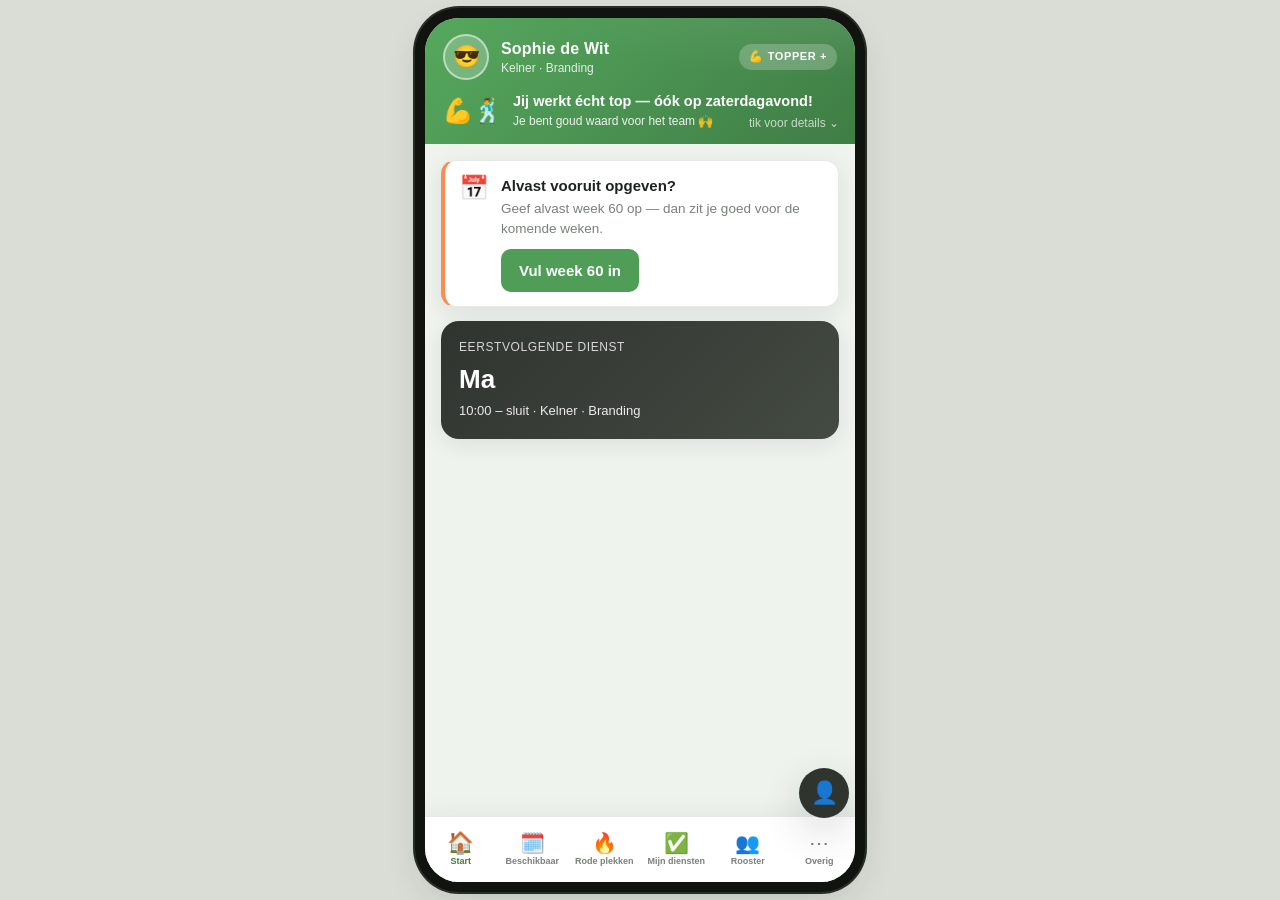
<file: index.html>
<!DOCTYPE html>
<html lang="nl">
  <head>
    <meta charset="UTF-8" />
    <meta name="viewport" content="width=device-width, initial-scale=1.0, viewport-fit=cover" />
    <meta http-equiv="Cache-Control" content="no-cache, no-store, must-revalidate" />
    <meta http-equiv="Pragma" content="no-cache" />
    <meta http-equiv="Expires" content="0" />
    <title>Branding Staff — prototype</title>
    <!-- Altijd de nieuwste versie laden (geen oude cache) -->
    <script>
      document.write('<link rel="stylesheet" href="./styles.css?t=' + Date.now() + '">');
    </script>
  </head>
  <body>
    <!-- Telefoon-frame zodat het op desktop ook als app aanvoelt -->
    <div class="phone">
      <!-- Persistente status-balk (blijft staan op elk scherm) -->
      <header id="status-bar" class="statusbar" aria-live="polite"></header>

      <!-- Inhoud van het gekozen scherm -->
      <main id="view" class="view"></main>

      <!-- Onderbalk met de 5 hoofdkeuzes (Uber-stijl) -->
      <nav id="tabbar" class="tabbar"></nav>

      <!-- Beeldvullend scherm (beschikbaarheid / rode plekken) -->
      <div id="editor" class="editor hidden"></div>
    </div>

    <!-- Demo-knop: wissel van medewerker om alle statussen te zien -->
    <button id="persona-fab" class="persona-fab" title="Wissel demo-medewerker">👤</button>

    <!-- Onderschuivend paneel (voor status-details, persona-keuze, etc.) -->
    <div id="sheet-backdrop" class="sheet-backdrop hidden">
      <div id="sheet" class="sheet" role="dialog" aria-modal="true"></div>
    </div>

    <!-- Scripts met tijdstempel zodat de browser nooit een oude versie pakt -->
    <script>
      var _t = Date.now();
      document.write('<scr' + 'ipt src="./calendar.js?t=' + _t + '"><\/scr' + 'ipt>');
      document.write('<scr' + 'ipt src="./app.js?t=' + _t + '"><\/scr' + 'ipt>');
    </script>
  </body>
</html>
</file>
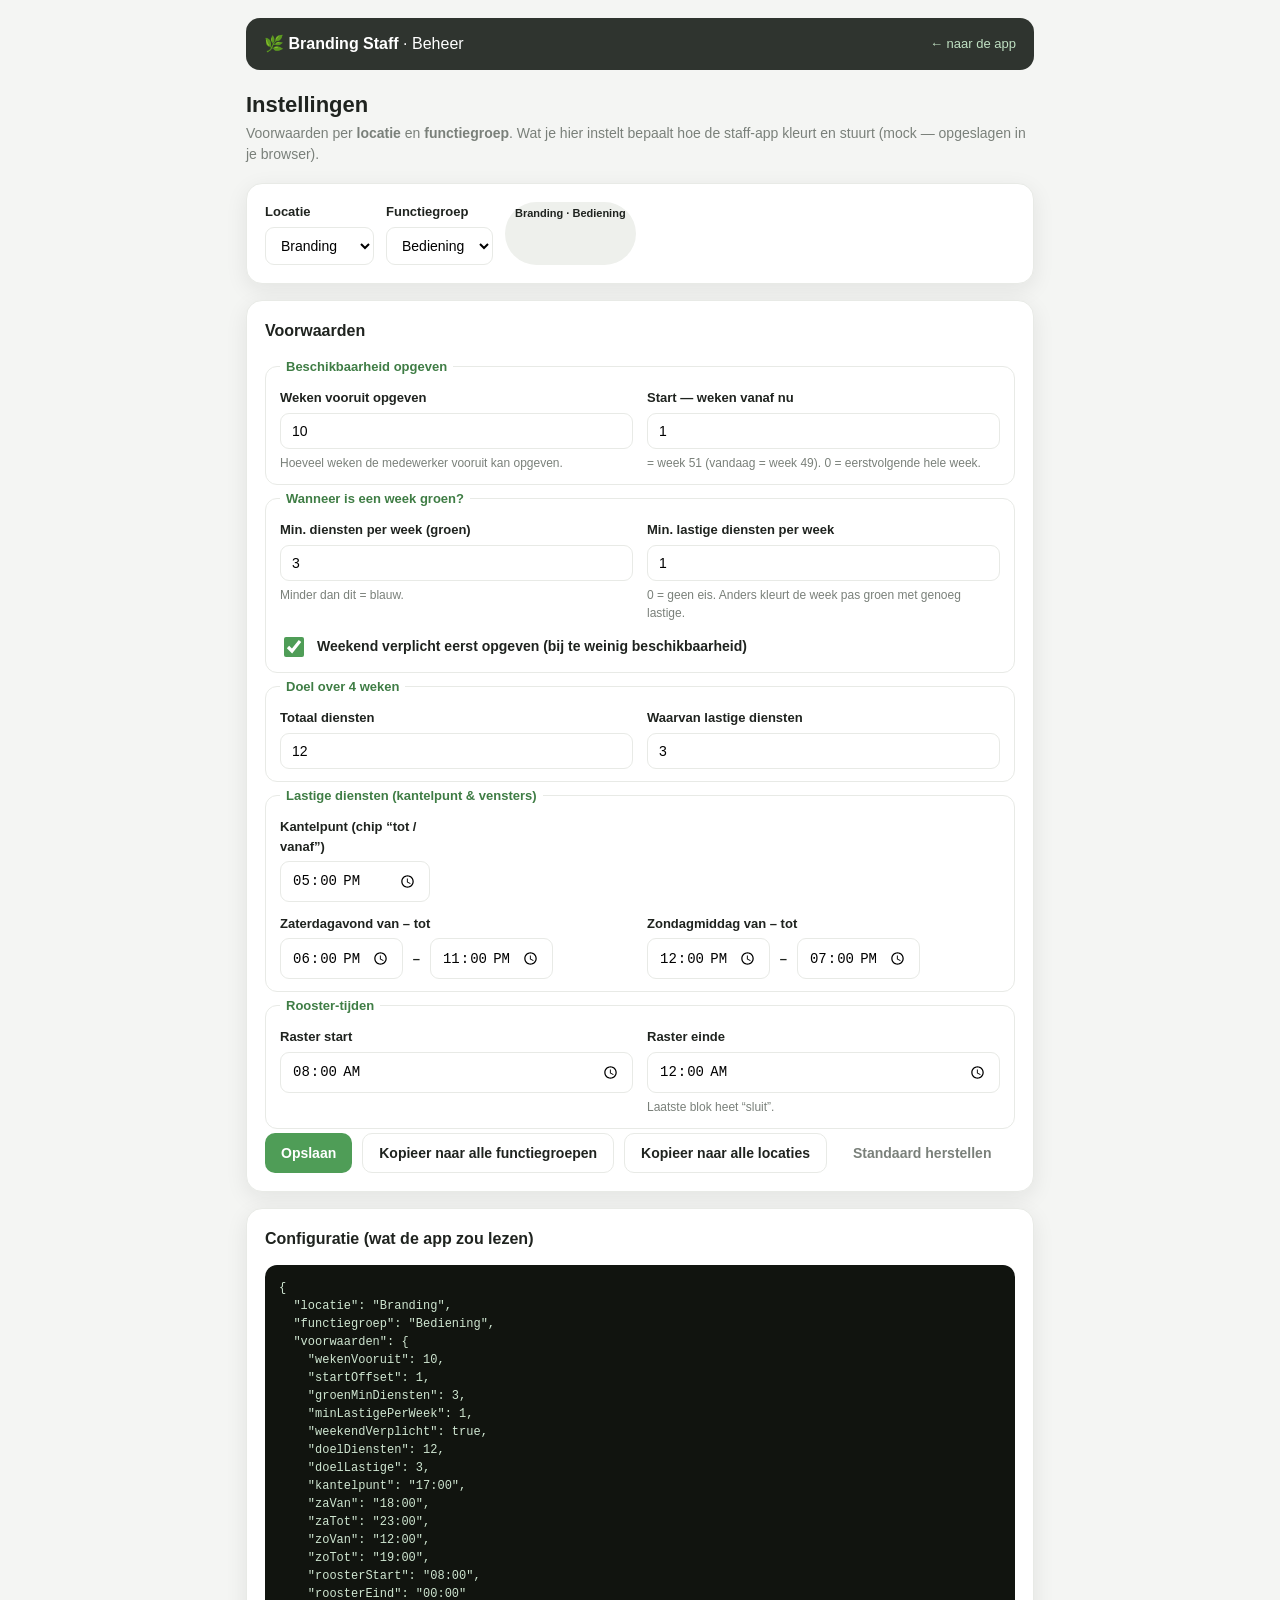
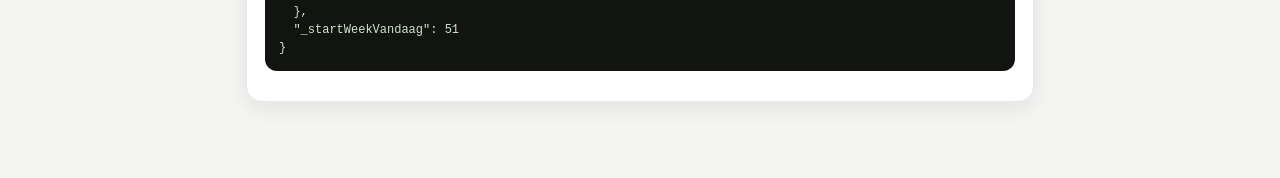
<file: beheer/index.html>
<!DOCTYPE html>
<html lang="nl">
  <head>
    <meta charset="UTF-8" />
    <meta name="viewport" content="width=device-width, initial-scale=1.0, viewport-fit=cover" />
    <meta http-equiv="Cache-Control" content="no-cache, no-store, must-revalidate" />
    <title>Branding Staff — Beheer</title>
    <style>
      :root{ --green:#4f9d57; --green-dark:#3f7d45; --blue:#4a6fa5; --amber:#e6a23c; --red:#d9534f;
        --bg:#f4f5f3; --card:#fff; --ink:#1f231f; --muted:#7a807a; --line:#e8eae6; --shadow:0 6px 22px rgba(20,30,20,.08); }
      *{box-sizing:border-box;} body{margin:0;font-family:-apple-system,"Segoe UI",Roboto,Arial,sans-serif;background:var(--bg);color:var(--ink);line-height:1.5;}
      .wrap{max-width:820px;margin:0 auto;padding:18px 16px 60px;}
      .topbar{background:#2f342f;color:#fff;border-radius:14px;padding:14px 18px;display:flex;align-items:center;justify-content:space-between;margin-bottom:18px;}
      .topbar b{font-weight:800;} .topbar a{color:#bfe0c2;font-size:13px;text-decoration:none;}
      h1{font-size:22px;margin:0 0 2px;} .lead{color:var(--muted);font-size:14px;margin:0 0 18px;}
      .card{background:var(--card);border:1px solid var(--line);border-radius:16px;padding:18px;margin-bottom:16px;box-shadow:var(--shadow);}
      .card h2{font-size:16px;margin:0 0 14px;}
      .pickrow{display:flex;gap:12px;flex-wrap:wrap;}
      .field{display:flex;flex-direction:column;gap:5px;font-size:13px;font-weight:700;}
      .field.small{max-width:150px;}
      select,input[type=number],input[type=time]{padding:9px 11px;border:1px solid var(--line);border-radius:9px;font-size:14px;font-weight:500;background:#fff;}
      .grid2{display:grid;grid-template-columns:1fr 1fr;gap:14px;}
      @media(max-width:560px){ .grid2{grid-template-columns:1fr;} }
      .row{display:flex;align-items:center;gap:10px;}
      .switch{display:flex;align-items:center;gap:10px;font-weight:700;font-size:14px;}
      .switch input{width:20px;height:20px;accent-color:var(--green);}
      .hint{font-size:12px;color:var(--muted);font-weight:400;}
      .actions{display:flex;gap:10px;flex-wrap:wrap;margin-top:4px;}
      .btn{border:none;border-radius:10px;padding:11px 16px;font-size:14px;font-weight:700;cursor:pointer;}
      .btn-primary{background:var(--green);color:#fff;} .btn-ghost{background:#fff;border:1.5px solid var(--line);color:var(--ink);}
      .btn-link{background:none;color:var(--muted);}
      .badge{font-size:11px;font-weight:800;background:#eef0ec;border-radius:999px;padding:3px 10px;}
      pre{background:#11140f;color:#cfe6d1;border-radius:12px;padding:14px;font-size:12px;overflow:auto;}
      .toast{position:fixed;left:50%;bottom:22px;transform:translateX(-50%);background:#2f342f;color:#fff;padding:11px 18px;border-radius:999px;font-weight:700;font-size:14px;box-shadow:var(--shadow);}
      .hidden{display:none;}
      .sub{font-size:12px;color:var(--muted);font-weight:400;margin-top:2px;}
      fieldset{border:1px solid var(--line);border-radius:12px;padding:12px 14px;margin:0 0 4px;}
      legend{font-size:13px;font-weight:800;padding:0 6px;color:var(--green-dark);}
    </style>
  </head>
  <body>
    <div class="wrap">
      <div class="topbar">
        <span><b>🌿 Branding Staff</b> · Beheer</span>
        <a href="../">← naar de app</a>
      </div>

      <h1>Instellingen</h1>
      <p class="lead">Voorwaarden per <b>locatie</b> en <b>functiegroep</b>. Wat je hier instelt bepaalt hoe de staff-app kleurt en stuurt (mock — opgeslagen in je browser).</p>

      <div class="card">
        <div class="pickrow">
          <label class="field">Locatie
            <select id="loc"></select>
          </label>
          <label class="field">Functiegroep
            <select id="grp"></select>
          </label>
          <span class="badge" id="scope"></span>
        </div>
      </div>

      <form id="form" class="card">
        <h2>Voorwaarden</h2>

        <fieldset>
          <legend>Beschikbaarheid opgeven</legend>
          <div class="grid2">
            <label class="field">Weken vooruit opgeven
              <input type="number" id="wekenVooruit" min="1" max="26" />
              <span class="hint">Hoeveel weken de medewerker vooruit kan opgeven.</span>
            </label>
            <label class="field">Start — weken vanaf nu
              <input type="number" id="startOffset" min="0" max="12" />
              <span class="hint" id="startHint">…</span>
            </label>
          </div>
        </fieldset>

        <fieldset>
          <legend>Wanneer is een week groen?</legend>
          <div class="grid2">
            <label class="field">Min. diensten per week (groen)
              <input type="number" id="groenMinDiensten" min="0" max="7" />
              <span class="hint">Minder dan dit = blauw.</span>
            </label>
            <label class="field">Min. lastige diensten per week
              <input type="number" id="minLastigePerWeek" min="0" max="7" />
              <span class="hint">0 = geen eis. Anders kleurt de week pas groen met genoeg lastige.</span>
            </label>
          </div>
          <label class="switch" style="margin-top:12px"><input type="checkbox" id="weekendVerplicht" /> Weekend verplicht eerst opgeven (bij te weinig beschikbaarheid)</label>
        </fieldset>

        <fieldset>
          <legend>Doel over 4 weken</legend>
          <div class="grid2">
            <label class="field">Totaal diensten
              <input type="number" id="doelDiensten" min="0" max="60" />
            </label>
            <label class="field">Waarvan lastige diensten
              <input type="number" id="doelLastige" min="0" max="20" />
            </label>
          </div>
        </fieldset>

        <fieldset>
          <legend>Lastige diensten (kantelpunt & vensters)</legend>
          <label class="field small">Kantelpunt (chip “tot / vanaf”)
            <input type="time" id="kantelpunt" />
          </label>
          <div class="grid2" style="margin-top:12px">
            <label class="field">Zaterdagavond van – tot
              <div class="row"><input type="time" id="zaVan" /><span>–</span><input type="time" id="zaTot" /></div>
            </label>
            <label class="field">Zondagmiddag van – tot
              <div class="row"><input type="time" id="zoVan" /><span>–</span><input type="time" id="zoTot" /></div>
            </label>
          </div>
        </fieldset>

        <fieldset>
          <legend>Rooster-tijden</legend>
          <div class="grid2">
            <label class="field">Raster start
              <input type="time" id="roosterStart" />
            </label>
            <label class="field">Raster einde
              <input type="time" id="roosterEind" />
              <span class="hint">Laatste blok heet “sluit”.</span>
            </label>
          </div>
        </fieldset>

        <div class="actions">
          <button type="button" class="btn btn-primary" id="save">Opslaan</button>
          <button type="button" class="btn btn-ghost" id="copyGrp">Kopieer naar alle functiegroepen</button>
          <button type="button" class="btn btn-ghost" id="copyLoc">Kopieer naar alle locaties</button>
          <button type="button" class="btn btn-link" id="reset">Standaard herstellen</button>
        </div>
      </form>

      <div class="card">
        <h2>Configuratie (wat de app zou lezen)</h2>
        <pre id="json"></pre>
      </div>
    </div>

    <script>
      const LOCATIES = ['Branding', 'Hippiefish', 'Witsand', 'Ubuntu', 'Kayuca', 'Paco Ciao', 'Tulum'];
      const GROEPEN = ['Bediening', 'Keuken', 'Afwas'];
      const DEFAULTS = {
        wekenVooruit: 10, startOffset: 1,
        groenMinDiensten: 3, minLastigePerWeek: 1, weekendVerplicht: true,
        doelDiensten: 12, doelLastige: 3,
        kantelpunt: '17:00', zaVan: '18:00', zaTot: '23:00', zoVan: '12:00', zoTot: '19:00',
        roosterStart: '08:00', roosterEind: '00:00',
      };
      const FIELDS = Object.keys(DEFAULTS);
      const KEY = 'staffapp_settings_v1';

      let store = load();
      function load() { try { return JSON.parse(localStorage.getItem(KEY)) || {}; } catch (_) { return {}; } }
      function persist() { localStorage.setItem(KEY, JSON.stringify(store)); }
      function cfg(loc, grp) { return Object.assign({}, DEFAULTS, (store[loc] && store[loc][grp]) || {}); }
      function setCfg(loc, grp, obj) { store[loc] = store[loc] || {}; store[loc][grp] = obj; }

      // Start = berekening vanaf nu (0 = eerstvolgende hele week)
      function isoWeek(d) { const t = new Date(Date.UTC(d.getFullYear(), d.getMonth(), d.getDate())); const day = t.getUTCDay() || 7; t.setUTCDate(t.getUTCDate() + 4 - day); const ys = new Date(Date.UTC(t.getUTCFullYear(), 0, 1)); return Math.ceil(((t - ys) / 86400000 + 1) / 7); }
      function mondayThisWeek() { const d = new Date(); d.setHours(0, 0, 0, 0); const day = d.getDay(); d.setDate(d.getDate() + (day === 0 ? -6 : 1 - day)); return d; }
      function startWeekFor(offset) { const m = mondayThisWeek(); m.setDate(m.getDate() + (1 + offset) * 7); return isoWeek(m); }

      const $ = id => document.getElementById(id);
      const locSel = $('loc'), grpSel = $('grp');
      LOCATIES.forEach(l => locSel.add(new Option(l, l)));
      GROEPEN.forEach(g => grpSel.add(new Option(g, g)));

      function readForm() {
        const o = {};
        for (const f of FIELDS) {
          const el = $(f);
          o[f] = el.type === 'checkbox' ? el.checked : (el.type === 'number' ? +el.value : el.value);
        }
        return o;
      }
      function fillForm(c) {
        for (const f of FIELDS) {
          const el = $(f);
          if (el.type === 'checkbox') el.checked = !!c[f]; else el.value = c[f];
        }
      }
      function updateStartHint() {
        const off = +$('startOffset').value || 0;
        $('startHint').textContent = `= week ${startWeekFor(off)}  (vandaag = week ${isoWeek(new Date())}). 0 = eerstvolgende hele week.`;
      }
      function showJson() {
        const loc = locSel.value, grp = grpSel.value, c = cfg(loc, grp);
        const preview = { locatie: loc, functiegroep: grp, voorwaarden: c, _startWeekVandaag: startWeekFor(c.startOffset || 0) };
        $('json').textContent = JSON.stringify(preview, null, 2);
        $('scope').textContent = loc + ' · ' + grp;
      }
      function loadCombo() { fillForm(cfg(locSel.value, grpSel.value)); updateStartHint(); showJson(); }

      function toast(msg) { const t = document.createElement('div'); t.className = 'toast'; t.textContent = msg; document.body.appendChild(t); setTimeout(() => t.remove(), 1800); }

      locSel.onchange = loadCombo;
      grpSel.onchange = loadCombo;
      $('startOffset').oninput = updateStartHint;
      $('save').onclick = () => { setCfg(locSel.value, grpSel.value, readForm()); persist(); showJson(); toast('Opgeslagen ✓'); };
      $('reset').onclick = () => { fillForm(DEFAULTS); showJson(); };
      $('copyGrp').onclick = () => { const c = readForm(); GROEPEN.forEach(g => setCfg(locSel.value, g, { ...c })); persist(); showJson(); toast('Gekopieerd naar alle functiegroepen van ' + locSel.value); };
      $('copyLoc').onclick = () => { const c = readForm(); LOCATIES.forEach(l => setCfg(l, grpSel.value, { ...c })); persist(); showJson(); toast('Gekopieerd naar alle locaties (' + grpSel.value + ')'); };

      loadCombo();
    </script>
  </body>
</html>
</file>
<file: styles.css>
/* =======================================================================
   Branding Staff — prototype stylesheet
   Mobiel-first, app-gevoel (Uber-stijl onderbalk + persistente statusbalk).
   Kleuren sluiten aan op de bestaande onboarding-tool (Branding-groen).
   ======================================================================= */

:root {
  --green: #4f9d57;
  --green-dark: #3f7d45;
  --red: #d9534f;
  --blue: #4a6fa5;
  --amber: #e6a23c;
  --purple: #8e6fce;
  --gold: #d6a534;
  --slate: #6b7280;

  --bg: #f4f5f3;
  --card: #ffffff;
  --ink: #1f231f;
  --muted: #7a807a;
  --line: #e8eae6;
  --shadow: 0 6px 22px rgba(20, 30, 20, 0.08);
  --shadow-lg: 0 14px 40px rgba(20, 30, 20, 0.16);

  --tabbar-h: 66px;
  --status-h: auto;
}

* { box-sizing: border-box; -webkit-tap-highlight-color: transparent; }

html, body {
  margin: 0; height: 100%;
  font-family: -apple-system, BlinkMacSystemFont, "Segoe UI", Roboto, Helvetica, Arial, sans-serif;
  background: #d9ddd6;
  color: var(--ink);
  line-height: 1.45;
}

/* ---- Telefoon-frame (op desktop), volledig scherm op mobiel ------------ */
.phone {
  position: relative;
  width: 100%;
  max-width: 430px;
  height: 100dvh;
  margin: 0 auto;
  background: var(--bg);
  display: flex;
  flex-direction: column;
  overflow: hidden;
}
@media (min-width: 480px) {
  body { display: flex; align-items: center; justify-content: center; padding: 18px; }
  .phone {
    height: min(880px, 96dvh);
    border-radius: 34px;
    box-shadow: var(--shadow-lg), 0 0 0 10px #11140f, 0 0 0 12px #2b2f29;
  }
  .statusbar { border-radius: 24px 24px 0 0; }
}

/* ======================================================================
   Persistente statusbalk
   ====================================================================== */
.statusbar {
  flex: 0 0 auto;
  color: #fff;
  padding: 16px 18px 14px;
  cursor: pointer;
  position: relative;
  overflow: hidden;
  transition: background .45s ease;
}
.statusbar::after { /* heel subtiele glans */
  content: ""; position: absolute; inset: 0;
  background: radial-gradient(120% 80% at 100% 0%, rgba(255,255,255,.08), transparent 60%);
  pointer-events: none;
}
.sb-top { display: flex; align-items: center; gap: 12px; }
.sb-avatar {
  width: 46px; height: 46px; border-radius: 50%; flex: 0 0 auto;
  background: rgba(255,255,255,.22);
  display: grid; place-items: center; font-size: 22px;
  border: 2px solid rgba(255,255,255,.5);
  overflow: hidden;
}
.sb-id { flex: 1 1 auto; min-width: 0; }
.sb-name { font-weight: 800; font-size: 16px; letter-spacing: .2px; }
.sb-role { font-size: 12px; opacity: .85; }
.sb-badge {
  font-size: 11px; font-weight: 800; text-transform: uppercase; letter-spacing: .6px;
  background: rgba(255,255,255,.22); padding: 5px 10px; border-radius: 999px;
  display: inline-flex; align-items: center; gap: 5px; white-space: nowrap;
}
.sb-msg { margin-top: 11px; display: flex; align-items: center; gap: 10px; }
.sb-icons { font-size: 24px; line-height: 1; flex: 0 0 auto; }
.sb-text { font-size: 14.5px; font-weight: 700; }
.sb-sub { font-size: 12px; opacity: .9; font-weight: 500; margin-top: 1px; white-space: nowrap; overflow: hidden; text-overflow: ellipsis; }
.sb-chev { position: absolute; right: 16px; bottom: 12px; opacity: .7; font-size: 12px; }

/* XP-balkje onderin de statusbalk (gamification) */
.sb-xp { margin-top: 12px; }
.sb-xp-track { height: 7px; border-radius: 999px; background: rgba(255,255,255,.28); overflow: hidden; }
.sb-xp-fill { height: 100%; border-radius: 999px; background: #fff; transition: width .6s cubic-bezier(.2,.8,.2,1); }
.sb-xp-meta { display: flex; justify-content: space-between; font-size: 11px; opacity: .9; margin-top: 4px; font-weight: 600; }

/* Status-thema's (achtergrond van de balk) */
.t-green   { background: linear-gradient(135deg, #56a85e, #3f7d45); }
.t-alert   { background: linear-gradient(135deg, #eab24a, #cf8a1e); }  /* bijna-blauw = amber waarschuwing */
.t-blue    { background: linear-gradient(135deg, #5b86c4, #3d5d93); }
.t-sunrise { background: linear-gradient(135deg, #ff9d5c, #ff7e51); }
.t-purple  { background: linear-gradient(135deg, #9a78dd, #6f51b0); }
.t-gold    { background: linear-gradient(135deg, #e3bb52, #c2902a); }
.t-slate   { background: linear-gradient(135deg, #7a828d, #4b5563); }

/* Pulserende waarschuwing voor "bijna blauw" */
.sb-alertchip {
  display: inline-flex; align-items: center; gap: 5px;
  background: #ffd24d; color: #6a4b00; font-weight: 800; font-size: 11px;
  padding: 4px 9px; border-radius: 999px; margin-top: 8px;
  animation: pulse 1.4s ease-in-out infinite;
}
@keyframes pulse { 0%,100% { transform: scale(1); } 50% { transform: scale(1.06); } }

/* Compacte aftelklok: klein blauw klok-alertje, knipperend */
.cd-mini {
  display: inline-flex; align-items: center; margin-top: 8px;
  background: #eaf1fb; color: var(--blue); font-weight: 800; font-size: 12px;
  padding: 5px 11px; border-radius: 999px;
  animation: blink 1.2s step-start infinite;
}
@keyframes blink { 50% { opacity: .4; } }

/* ======================================================================
   Inhoud
   ====================================================================== */
.view {
  flex: 1 1 auto;
  overflow-y: auto;
  -webkit-overflow-scrolling: touch;
  padding: 16px 16px calc(var(--tabbar-h) + 18px);
}
.view::-webkit-scrollbar { width: 0; }

.screen-title { font-size: 21px; font-weight: 800; margin: 4px 2px 2px; }
.screen-lead { color: var(--muted); font-size: 13.5px; margin: 0 2px 14px; }

.card {
  background: var(--card); border: 1px solid var(--line);
  border-radius: 13px; padding: 16px; margin-bottom: 14px; box-shadow: var(--shadow);
}
.card.flat { box-shadow: none; }
.card h3 { margin: 0 0 10px; font-size: 15px; }
.muted { color: var(--muted); }
.small { font-size: 12px; }
.center { text-align: center; }
.row { display: flex; align-items: center; gap: 10px; }
.row.between { justify-content: space-between; }
.spacer { flex: 1; }

/* Knoppen */
.btn {
  display: inline-flex; align-items: center; justify-content: center; gap: 8px;
  cursor: pointer; border: none; border-radius: 10px; padding: 13px 18px;
  font-size: 15px; font-weight: 600; text-decoration: none; color: var(--ink);
  background: #eef0ec; transition: transform .06s ease, background .15s ease;
}
.btn:active { transform: scale(.97); }
.btn-primary { background: var(--green); color: #fff; }
.btn-primary:active { background: var(--green-dark); }
.btn-block { width: 100%; }
.btn-amber { background: var(--amber); color: #fff; }
.btn-ghost { background: #fff; border: 2px solid var(--green); color: var(--green-dark); }

/* Gamification: doel/streak-balk */
.goal {
  display: flex; align-items: center; gap: 12px;
  background: #fafbf9;
  border: 1px solid var(--line); border-left: 4px solid var(--green); border-radius: 12px; padding: 12px 14px; margin-bottom: 14px;
}
.goal-emoji { font-size: 26px; }
.goal-txt { flex: 1; }
.goal-txt b { display: block; font-size: 14px; }
.goal-txt span { font-size: 12px; color: #8a6d2a; }

.progress { height: 9px; border-radius: 999px; background: #ececec; overflow: hidden; margin-top: 8px; }
.progress > i { display: block; height: 100%; background: var(--green); border-radius: 999px; transition: width .6s ease; }

/* Statistiek-tegels */
.stat-grid { display: grid; grid-template-columns: repeat(3, 1fr); gap: 10px; margin-bottom: 14px; }
.stat {
  background: var(--card); border: 1px solid var(--line); border-radius: 16px;
  padding: 13px 10px; text-align: center; box-shadow: var(--shadow);
}
.stat b { display: block; font-size: 22px; font-weight: 800; color: var(--green-dark); line-height: 1.1; }
.stat span { font-size: 11px; color: var(--muted); }

/* Badges / prestaties */
.badges { display: flex; gap: 10px; overflow-x: auto; padding: 2px 0 6px; }
.badge-chip {
  flex: 0 0 auto; width: 74px; text-align: center;
  background: var(--card); border: 1px solid var(--line); border-radius: 14px; padding: 10px 6px;
}
.badge-chip .e { font-size: 26px; }
.badge-chip .l { font-size: 10px; color: var(--muted); margin-top: 3px; line-height: 1.1; }
.badge-chip.locked { opacity: .4; filter: grayscale(1); }

/* ---- Beschikbaarheid: weekraster ---- */
.weeknav { display: flex; align-items: center; justify-content: space-between; margin-bottom: 10px; }
.weeknav .wk { font-weight: 800; }
.weeknav button { background: #eef0ec; border: none; border-radius: 10px; width: 36px; height: 36px; font-size: 18px; cursor: pointer; }
.daygrid { display: grid; grid-template-columns: repeat(7, 1fr); gap: 7px; }
.daycell {
  border: 1.5px solid var(--line); border-radius: 13px; padding: 9px 4px; text-align: center;
  background: #fafbf9; cursor: pointer; transition: all .12s ease; user-select: none;
}
.daycell .dn { font-weight: 800; font-size: 12px; }
.daycell .dd { font-size: 10px; color: var(--muted); }
.daycell .dt { font-size: 9.5px; color: var(--green-dark); font-weight: 700; min-height: 12px; margin-top: 3px; }
.daycell.on { border-color: var(--green); background: #e9f5ea; }
.daycell.wknd { background: #fbf4e8; }
.daycell.wknd.on { background: #e9f5ea; }
.daycell:active { transform: scale(.94); }

/* ---- Rode plekken (open shifts) ---- */
.shift {
  display: flex; align-items: center; gap: 13px; padding: 14px;
  border: 1px solid var(--line); border-radius: 16px; background: var(--card);
  margin-bottom: 11px; box-shadow: var(--shadow);
}
.shift .when { text-align: center; flex: 0 0 50px; }
.shift .when b { display: block; font-size: 18px; line-height: 1; }
.shift .when span { font-size: 10px; color: var(--muted); text-transform: uppercase; }
.shift .info { flex: 1; min-width: 0; }
.shift .info b { font-size: 14.5px; }
.shift .info .meta { font-size: 12px; color: var(--muted); }
.shift .bonus {
  font-size: 11px; font-weight: 800; color: #8a6d2a; background: #fff1d6;
  border-radius: 999px; padding: 3px 8px; display: inline-block; margin-top: 4px;
}
.shift .grab { flex: 0 0 auto; }
.pill-wait { font-size: 10px; font-weight: 800; color: #b5611c; background: #fdecdd; border-radius: 999px; padding: 1px 8px; margin-left: 4px; vertical-align: 1px; }

/* Mijn diensten */
.dienst { display: flex; align-items: center; gap: 12px; padding: 12px 4px; border-bottom: 1px solid var(--line); cursor: pointer; }
.dienst:last-child { border-bottom: none; }
.dienst:active { background: #f3f5f1; }
.dienst.dim { opacity: .7; cursor: default; }
.dienst-when { flex: 0 0 46px; text-align: center; }
.dienst-when b { display: block; font-size: 15px; }
.dienst-when span { font-size: 11px; color: var(--muted); }
.dienst-info { flex: 1; min-width: 0; }
.dienst-info b { font-size: 14.5px; }
.dienst-info .meta { font-size: 12.5px; color: var(--muted); }
.dienst-ruil { font-size: 11.5px; font-weight: 700; color: #8a6d2a; background: #fff7e6; border: 1px solid #f0d79a; border-radius: 8px; padding: 4px 8px; margin-top: 6px; display: inline-block; }
.dienst-chev { color: #c2c7c0; font-size: 20px; }
.rode-sub { font-size: 14px; font-weight: 800; color: var(--ink); margin: 22px 2px 12px; }

/* Kleurlegenda onder de weken (helpt richting groen = meer beschikbaarheid) */
.wk-legend { display: flex; justify-content: center; gap: 16px; margin-top: 12px; font-size: 12px; color: var(--muted); }
.wk-legend i.d { display: inline-block; width: 10px; height: 10px; border-radius: 50%; margin-right: 5px; vertical-align: -1px; }
.wk-legend i.d.green { background: var(--green); }
.wk-legend i.d.blue { background: var(--blue); }
.wk-legend i.d.grey { background: #d7dbd5; }
.shift.oranje { border-color: #f3d7a8; background: #fffaf1; }
.shift.is-done { opacity: .55; }
.done-chip { background: #e7f3e8; color: var(--green-dark); }
.wait-chip { background: #fdecdd; color: #b5611c; }
.hot-ribbon {
  display: inline-flex; align-items: center; gap: 6px; font-size: 12px; font-weight: 800;
  color: #b3261e; background: #fdecea; padding: 6px 11px; border-radius: 999px; margin-bottom: 12px;
}

/* ---- Ingeroosterd / shift-kaart ---- */
.next-shift {
  background: linear-gradient(135deg, #2f342f, #444b42); color: #fff;
  border-radius: 18px; padding: 18px; margin-bottom: 14px; box-shadow: var(--shadow);
}
.next-shift .lbl { font-size: 12px; opacity: .8; text-transform: uppercase; letter-spacing: .6px; }
.next-shift .big { font-size: 26px; font-weight: 800; margin: 4px 0; }
.next-shift .cd { font-size: 13px; opacity: .9; }
.timeline { position: relative; padding-left: 22px; }
.timeline::before { content: ""; position: absolute; left: 6px; top: 6px; bottom: 6px; width: 2px; background: var(--line); }
.tl-item { position: relative; padding: 8px 0 8px 4px; }
.tl-item::before { content: ""; position: absolute; left: -19px; top: 13px; width: 11px; height: 11px; border-radius: 50%; background: var(--green); border: 2px solid #fff; box-shadow: 0 0 0 1px var(--line); }
.tl-item.dim::before { background: #cdd2cb; }
.tl-item .d { font-weight: 700; font-size: 14px; }
.tl-item .t { font-size: 12.5px; color: var(--muted); }

/* ---- Rooster (teamlijst zoals huidige app) ---- */
.roster-row { display: flex; align-items: center; gap: 11px; padding: 11px 4px; border-bottom: 1px solid var(--line); }
.roster-row .time { flex: 0 0 50px; text-align: center; }
.roster-row .time b { display: block; font-size: 13px; }
.roster-row .time span { font-size: 10px; color: var(--muted); }
.roster-row .ava { width: 38px; height: 38px; border-radius: 50%; background: #dfe3dc; display: grid; place-items: center; font-size: 16px; flex: 0 0 auto; }
.roster-row .nm { flex: 1; min-width: 0; }
.roster-row .nm b { font-size: 14px; }
.roster-row .nm b.green { color: var(--green-dark); }
.roster-row .nm b.blue { color: var(--blue); }
.roster-row .nm .fn { font-size: 12px; color: var(--muted); }
.roster-row .ic { font-size: 15px; }
.daystrip { display: flex; gap: 6px; margin-bottom: 12px; }
.daystrip .d {
  flex: 1; text-align: center; padding: 8px 2px; border-radius: 12px; background: #eef0ec;
  font-size: 12px; cursor: pointer;
}
.daystrip .d b { display: block; font-size: 15px; }
.daystrip .d.on { background: var(--green); color: #fff; }

/* ---- Overig: menu-lijst ---- */
.menu-list { background: var(--card); border: 1px solid var(--line); border-radius: 16px; overflow: hidden; box-shadow: var(--shadow); }
.menu-item { display: flex; align-items: center; gap: 13px; padding: 15px 16px; border-bottom: 1px solid var(--line); cursor: pointer; }
.menu-item:last-child { border-bottom: none; }
.menu-item:active { background: #f3f5f1; }
.menu-item .mi-ic { font-size: 19px; width: 24px; text-align: center; }
.menu-item .mi-l { flex: 1; font-weight: 600; font-size: 15px; }
.menu-item .mi-badge { background: var(--red); color: #fff; font-size: 11px; font-weight: 800; border-radius: 999px; padding: 1px 8px; }
.menu-item .mi-chev { color: #c2c7c0; font-size: 18px; }

/* ======================================================================
   Onderbalk (tabbar)
   ====================================================================== */
.tabbar {
  flex: 0 0 auto; height: var(--tabbar-h);
  display: grid; grid-auto-flow: column; grid-auto-columns: 1fr;
  background: #ffffff; border-top: 1px solid var(--line);
  padding-bottom: env(safe-area-inset-bottom);
  box-shadow: 0 -4px 20px rgba(20,30,20,.05);
  position: relative; z-index: 40; /* blijft boven het beeldvullende scherm */
}
.tab {
  display: flex; flex-direction: column; align-items: center; justify-content: center; gap: 3px;
  border: none; background: none; cursor: pointer; color: var(--muted); position: relative;
}
.tab .ti { font-size: 20px; line-height: 1; transition: transform .15s ease; }
.tab .tl { font-size: 9px; font-weight: 700; max-width: 100%; overflow: hidden; text-overflow: ellipsis; white-space: nowrap; padding: 0 1px; }
.tab.on { color: var(--green-dark); }
.tab.on .ti { transform: translateY(-1px) scale(1.08); }
.tab .dot { position: absolute; top: 8px; right: 50%; margin-right: -16px; width: 8px; height: 8px; border-radius: 50%; background: var(--red); }

/* ======================================================================
   Onderschuivend paneel (sheet)
   ====================================================================== */
.sheet-backdrop {
  position: fixed; inset: 0; background: rgba(20,25,20,.45);
  display: flex; align-items: flex-end; justify-content: center; z-index: 50;
}
@media (min-width: 480px) { .sheet-backdrop { align-items: center; } }
.sheet {
  width: 100%; max-width: 430px; background: var(--card);
  border-radius: 22px 22px 0 0; padding: 18px 18px calc(18px + env(safe-area-inset-bottom));
  max-height: 85dvh; overflow-y: auto; box-shadow: var(--shadow-lg);
  animation: slideup .28s cubic-bezier(.2,.8,.2,1);
}
@media (min-width: 480px) { .sheet { border-radius: 22px; } }
@keyframes slideup { from { transform: translateY(40px); opacity: .6; } to { transform: translateY(0); opacity: 1; } }
.sheet-handle { width: 42px; height: 5px; border-radius: 999px; background: #d8dcd6; margin: 0 auto 14px; }
.sheet h2 { margin: 0 0 4px; font-size: 19px; }
.sheet .sub { color: var(--muted); font-size: 13px; margin: 0 0 14px; }

.persona-row { display: flex; align-items: center; gap: 12px; padding: 12px; border: 1px solid var(--line); border-radius: 14px; margin-bottom: 9px; cursor: pointer; }
.persona-row:active { background: #f3f5f1; }
.persona-dot { width: 40px; height: 40px; border-radius: 50%; display: grid; place-items: center; font-size: 18px; color: #fff; flex: 0 0 auto; }
.persona-row .pn { flex: 1; }
.persona-row .pn b { font-size: 14.5px; }
.persona-row .pn span { font-size: 12px; color: var(--muted); }
.persona-row.active { border-color: var(--green); background: #eef6ef; }

/* Demo-knop rechtsonder */
.persona-fab {
  position: fixed; right: 14px; bottom: calc(var(--tabbar-h) + 16px); z-index: 40;
  width: 50px; height: 50px; border-radius: 50%; border: none; cursor: pointer;
  background: #2f342f; color: #fff; font-size: 22px; box-shadow: var(--shadow-lg);
}
@media (min-width: 480px) {
  .persona-fab { right: calc(50% - 215px + 6px); }
}

.hidden { display: none !important; }

/* Toast / feedback */
.toast {
  position: fixed; left: 50%; bottom: calc(var(--tabbar-h) + 24px); transform: translateX(-50%);
  background: #2f342f; color: #fff; padding: 11px 18px; border-radius: 999px; font-size: 14px;
  font-weight: 700; box-shadow: var(--shadow-lg); z-index: 60; animation: toastin .25s ease;
}
@keyframes toastin { from { transform: translate(-50%, 12px); opacity: 0; } to { transform: translate(-50%, 0); opacity: 1; } }

.demo-tag { text-align: center; color: #aab0a8; font-size: 11px; margin: 10px 0 0; }

/* "Waarom deze status" in de detail-sheet */
.hint-why { background: #eef4fb; border-left: 4px solid var(--blue); color: #33506f; padding: 10px 13px; border-radius: 8px; margin: 0 0 12px; font-size: 13px; }

/* ====== Beschikbaarheid: weken-overzicht + snelknoppen ====== */
.weken-goal { background: #fff; border: 1px solid var(--line); border-radius: 13px; padding: 13px 15px; margin-bottom: 14px; box-shadow: var(--shadow); }
.wkpills { display: flex; gap: 5px; margin-bottom: 14px; flex-wrap: nowrap; }
.wkpill {
  flex: 1 1 0; min-width: 0; border: none; cursor: pointer; border-radius: 9px;
  padding: 9px 0; font-size: 12px; font-weight: 800; background: #e2e6df; color: #8a908a;
}
.wkpill.has { background: var(--green); color: #fff; }
.wkpill.oranje { background: var(--amber); color: #fff; }  /* te weinig lastige diensten deze week */
.wkpill.blauw { background: var(--blue); color: #fff; }  /* te weinig diensten deze week */
.wkpill.topper { background: linear-gradient(135deg, #e3bb52, #c2902a); color: #fff; box-shadow: inset 0 0 0 2px #fff3cf; }  /* topperweek */

/* Live week-badge in de editor */
.wk-badge { border-radius: 10px; padding: 9px 12px; font-size: 13px; font-weight: 700; margin: 10px 0 2px; }
.wk-badge:empty { display: none; }
.wk-badge.blauw { background: #eaf1fb; color: var(--blue); }
.wk-badge.oranje { background: #fdf1e2; color: #b5611c; }
.wk-badge.ok { background: #e7f3e8; color: var(--green-dark); }
.wk-badge.topper { background: linear-gradient(135deg, #fff6e0, #ffe9b8); color: #8a5a12; border: 1px solid #ecc978; }
.wkpill.vrij { background: var(--red); color: #fff; }  /* volle vakantieweek */
.wkpill.cur { outline: 3px solid #2f342f; outline-offset: 1px; }
/* Pop-animatie op net-gekopieerde weken */
@keyframes copypop { 0% { transform: scale(1); } 35% { transform: scale(1.28); box-shadow: 0 0 0 5px rgba(79,157,87,.35); } 100% { transform: scale(1); box-shadow: none; } }
.wkpill.copied { animation: copypop .55s ease both; }

.quick { display: flex; flex-wrap: wrap; gap: 7px; margin: 4px 0 12px; }
.qbtn { border: 1.5px solid var(--line); background: #fff; border-radius: 999px; padding: 8px 12px; font-size: 12.5px; font-weight: 700; cursor: pointer; }
.qbtn.a { border-color: #bfe0c2; color: var(--green-dark); }
.qbtn.v { border-color: #f1c9c7; color: #b3261e; }
.qbtn.x { color: var(--muted); }
.qbtn:active { transform: scale(.95); }

.legenda { display: flex; justify-content: center; gap: 18px; margin-top: 12px; font-size: 12px; color: var(--muted); }
.legenda i.lg { display: inline-block; width: 12px; height: 12px; border-radius: 3px; vertical-align: -1px; margin-right: 4px; }
.legenda i.lg.a { background: var(--green); }
.legenda i.lg.v { background: #e8a59f; }

.btn-copy { background: var(--green); color: #fff; }

/* Kopieer-lijst in de sheet */
.copy-list { display: flex; flex-direction: column; gap: 8px; margin: 6px 0 4px; }
.copy-row { display: flex; align-items: center; gap: 11px; padding: 11px 13px; border: 1px solid var(--line); border-radius: 11px; background: #fafbf9; cursor: pointer; }
.copy-row input { width: 20px; height: 20px; accent-color: var(--green); }

/* ====== Sleep-kalender (time grid) — mobiel-geoptimaliseerd ====== */
#tg-grid.tg {
  display: grid; grid-template-columns: 26px repeat(7, 1fr); gap: 3px;
  user-select: none; -webkit-user-select: none; margin: 2px 0 4px;
  touch-action: pan-y;  /* scrollen via tijdkolom/dagkoppen mag */
}
#tg-grid.tg .tg-cell { touch-action: none; }  /* op een cel = slepen/tekenen (geen scroll) */
.tg-day { position: relative; text-align: center; font-size: 11px; line-height: 1.15; padding-bottom: 3px; }
.tg-day .dn { font-weight: 800; display: block; }
.tg-day .dd { color: var(--muted); font-size: 9px; display: block; }
.tg-day .rng { display: block; font-size: 8px; color: var(--green-dark); font-weight: 800; min-height: 11px; }
.tg-day.isoff .rng { color: #b3261e; }
.tg-day.tg-wknd .dn { color: #b8741f; }
.tg-acts { display: flex; flex-direction: column; align-items: center; gap: 3px; margin-top: 3px; }
.tg-on, .tg-off { border: 1px solid var(--line); background: #fff; cursor: pointer; font-size: 11px; line-height: 1; padding: 4px 0; border-radius: 7px; width: 24px; }
.tg-on { background: #fff; border-color: var(--green); color: var(--green); }   /* leeg = groene omtrek (uitnodigend, niet ingevuld) */
.tg-off { border-color: #f0cecb; }
.tg-on:active, .tg-off:active { transform: scale(.9); }
.tg-day.fullon .tg-on { background: var(--green); border-color: var(--green); color: #fff; }  /* hele dag aan = vol groen */
.tg-day.isoff .tg-on { background: #fff; border-color: var(--line); color: #c2c7c0; }  /* gedimd als de dag op vrij staat */
.tg-day.isoff .tg-off { background: #e8a59f; border-color: #e8a59f; }
.tg-time { font-size: 10px; color: var(--muted); text-align: right; padding-right: 4px; align-self: center; }
.tg-cell { height: 26px; background: #eceeea; border-radius: 5px; cursor: pointer; }
.tg-cell.tg-wknd { background: #f3e8d8; }
.tg-cell.on { background: var(--green); box-shadow: inset 0 0 0 1px rgba(0,0,0,.05); }
.tg-cell.off { background: repeating-linear-gradient(45deg, #f3c9c5, #f3c9c5 4px, #ecbcb7 4px, #ecbcb7 8px); }

/* ====== Startscherm: mededelingen ====== */
.mdl { display: flex; gap: 12px; background: var(--card); border: 1px solid var(--line); border-left: 4px solid var(--green); border-radius: 14px; padding: 14px; margin-bottom: 12px; box-shadow: var(--shadow); }
.mdl.amber { border-left-color: var(--amber); }
.mdl.blue { border-left-color: var(--blue); }
.mdl.sun { border-left-color: #ff8a52; }
.mdl.purple { border-left-color: var(--purple); }
.mdl-ic { font-size: 24px; line-height: 1.1; }
.mdl-body { flex: 1; }
.mdl-title { font-weight: 800; font-size: 15px; }
.mdl-text { font-size: 13.5px; color: var(--muted); margin-top: 2px; }
.mdl-cta { margin-top: 11px; }

.mdl-leeg { text-align: center; padding: 30px 18px; background: var(--card); border: 1px solid var(--line); border-radius: 16px; box-shadow: var(--shadow); }
.mdl-leeg-ic { width: 44px; height: 44px; margin: 0 auto 10px; border-radius: 50%; background: #e7f3e8; color: var(--green-dark); display: grid; place-items: center; font-size: 22px; font-weight: 800; }
.mdl-leeg-t { font-size: 14px; color: var(--muted); }

/* ====== Rooster: geblokkeerd (niet ingeroosterd) ====== */
.roster-block { text-align: center; padding: 28px 20px; }
.rb-ic { font-size: 40px; line-height: 1; }
.rb-title { font-size: 17px; font-weight: 800; margin-top: 10px; }
.rb-sub { font-size: 13.5px; color: var(--muted); margin-top: 6px; line-height: 1.45; }

/* ====== Familie & Toppers ====== */
.lb-hero {
  display: flex; align-items: center; justify-content: space-between;
  background: linear-gradient(135deg, #2f342f, #46503f); color: #fff;
  border-radius: 18px; padding: 16px 18px; margin-bottom: 14px; box-shadow: var(--shadow);
}
.lb { display: flex; flex-direction: column; }
.lb-row { display: flex; align-items: center; gap: 11px; padding: 9px 6px; border-radius: 11px; }
.lb-row.you { background: #eef6ef; }
.lb-rank { width: 26px; text-align: center; font-weight: 800; font-size: 15px; }
.lb-ic { font-size: 16px; width: 30px; text-align: center; }
.lb-nm { flex: 1; font-weight: 600; font-size: 14px; }
.lb-tag { font-size: 10px; font-weight: 800; color: #fff; background: var(--green); border-radius: 999px; padding: 1px 7px; margin-left: 4px; }
.lb-pt { font-weight: 800; color: var(--green-dark); font-size: 14px; }

.fam-chips { display: flex; flex-wrap: wrap; gap: 8px; }
.fam-chip { display: inline-flex; align-items: center; gap: 6px; background: #f3f5f1; border-radius: 999px; padding: 6px 12px; font-size: 13px; font-weight: 600; }
.fam-chip .e { font-size: 15px; }

.fam-newbee { border: 1px solid #ffd5b0; background: #fff; border-radius: 14px; padding: 12px 14px; margin-bottom: 10px; }
.fam-newbee:last-child { margin-bottom: 0; }

.green-names { display: flex; flex-wrap: wrap; gap: 8px; }
.green-name { font-size: 13px; font-weight: 600; color: var(--green-dark); background: #e9f5ea; border-radius: 999px; padding: 6px 12px; }

/* ====== Achtergrond kleurt mee met de status ====== */
.phone.bg-green, .phone.bg-alert { background: #eef3ee; }
.phone.bg-blue   { background: #e3ebf6; }   /* duidelijk blauw voor wie blauw is */
.phone.bg-sunrise{ background: #fbf1e9; }
.phone.bg-purple { background: #eee9f7; }
.phone.bg-gold   { background: #f6f1e3; }
.phone.bg-slate  { background: #eceef1; }

/* ====== Begeleiding (doel 4 weken) ====== */
.coach { background: #fff; border: 1px solid var(--line); border-left: 4px solid var(--blue); border-radius: 12px; padding: 15px 16px; margin-bottom: 14px; box-shadow: var(--shadow); }
.coach.blue { background: #f2f6fc; }
.coach.ok { border-left-color: var(--green); }
.coach-head { font-weight: 700; font-size: 14px; margin-bottom: 13px; line-height: 1.35; }
.coach-metric { margin-bottom: 11px; }
.coach-lbl { display: flex; justify-content: space-between; align-items: baseline; font-size: 13px; margin-bottom: 6px; }
.coach-lbl b { font-weight: 800; font-size: 14px; }
.coach .bar { height: 8px; border-radius: 999px; background: #e9ece9; overflow: hidden; }
.coach .bar > i { display: block; height: 100%; background: var(--blue); border-radius: 999px; transition: width .5s ease; }
.coach.ok .bar > i { background: var(--green); }
.coach-note { font-size: 11.5px; color: var(--muted); margin: 10px 0 0; }

/* Wat-mis-je-nog lijst (nadruk op tekorten) */
.coach-todo { list-style: none; margin: 4px 0 2px; padding: 0; display: flex; flex-direction: column; gap: 8px; }
.coach-todo li { font-size: 13px; padding: 10px 12px 10px 30px; background: #fff; border: 1px solid var(--line); border-radius: 9px; position: relative; }
.coach-todo li::before { content: "○"; position: absolute; left: 12px; top: 9px; color: var(--muted); font-size: 13px; }
.coach-todo li b { font-weight: 800; }
.coach-todo li span { display: block; font-size: 11.5px; color: var(--muted); margin-top: 1px; }
.coach-todo li.urgent { background: #fdecea; border-color: #f3c9c5; }
.coach-todo li.urgent::before { content: "!"; color: var(--red); font-weight: 800; }
.coach-todo li.urgent span { color: #a8554f; }

/* Weekend-snelknoppen (4 vaste diensten) */
.wknd-head { font-size: 12.5px; font-weight: 800; color: var(--green-dark); margin: 12px 0 8px; }
.wknd-tip { font-size: 12.5px; font-weight: 700; color: var(--green-dark); margin: 12px 0 8px; }
.weekend-quick { display: grid; grid-template-columns: 1fr 1fr; gap: 7px; margin: 10px 0; }
.lqbtn {
  cursor: pointer; border: 1.5px solid var(--line); background: #fff; color: var(--ink);
  border-radius: 9px; padding: 7px 6px; font-size: 12px; font-weight: 700; line-height: 1.15; text-align: center;
}
.lqbtn span { display: block; font-size: 10px; font-weight: 600; opacity: .65; margin-top: 1px; }
.lqbtn.lastig { border-color: var(--green-dark); color: #fff; background: var(--green-dark); }
.lqbtn.lastig span { opacity: .85; }
.lqbtn.lastig::before { content: "⭐ "; }
.lqbtn.on { background: #e7f3e8; border-color: var(--green); color: var(--green-dark); }
.lqbtn.lastig.on { background: var(--green-dark); color: #fff; box-shadow: inset 0 0 0 2px #fff, 0 0 0 2px var(--green-dark); }
.lqbtn:active { transform: scale(.96); }

.wknd-lock { background: #eef4fb; border: 1px dashed var(--blue); color: #33506f; border-radius: 12px; padding: 16px; text-align: center; font-size: 13.5px; font-weight: 600; margin-top: 4px; }

/* ====== Grote call-to-action op het actie-scherm ====== */
.cta-besch {
  width: 100%; display: flex; flex-direction: column; align-items: flex-start; gap: 3px;
  background: var(--green); color: #fff; padding: 18px; border-radius: 13px; margin-top: 2px;
}
.cta-besch:active { background: var(--green-dark); }
.cta-main { font-size: 17px; font-weight: 800; }
.cta-sub { font-size: 12.5px; font-weight: 500; opacity: .92; }

/* ====== Beeldvullend scherm (beschikbaarheid / rode plekken) ====== */
.editor {
  position: absolute; top: 0; left: 0; right: 0;
  bottom: calc(var(--tabbar-h) + env(safe-area-inset-bottom)); /* onderbalk blijft zichtbaar */
  z-index: 30; background: var(--bg);
  display: flex; flex-direction: column;
}
.ed-top {
  flex: 0 0 auto; display: flex; align-items: center; justify-content: space-between;
  padding: calc(14px + env(safe-area-inset-top)) 16px 14px; background: #fff; border-bottom: 1px solid var(--line);
}
.ed-back { border: none; background: none; font-size: 15px; font-weight: 700; color: var(--green-dark); cursor: pointer; padding: 4px 6px 4px 0; }
.ed-title { font-size: 17px; font-weight: 800; }
.ed-counter { font-size: 13px; font-weight: 800; background: #eef0ec; color: var(--ink); padding: 6px 12px; border-radius: 999px; }
.ed-counter.ok { background: #e7f3e8; color: var(--green-dark); }
.ed-body { flex: 1 1 auto; overflow-y: auto; padding: calc(16px + env(safe-area-inset-top)) 14px 16px; }
.ed-body::-webkit-scrollbar { width: 0; }
.ed-foot { flex: 0 0 auto; display: flex; gap: 10px; padding: 10px 14px calc(10px + env(safe-area-inset-bottom)); background: #fff; border-top: 1px solid var(--line); box-shadow: 0 -4px 16px rgba(20,30,20,.06); }
.ed-foot .btn { flex: 1; }
.ed-foot .btn-copy { flex: 0 0 auto; }

/* Demo-knop boven het beeldvullende scherm houden (blijft bruikbaar) */
.persona-fab { z-index: 60; }

/* ====== Push-melding (bij inloggen) ====== */
.push { position: fixed; top: 0; left: 0; right: 0; display: flex; justify-content: center; z-index: 70; pointer-events: none; padding: 8px; padding-top: calc(8px + env(safe-area-inset-top)); }
.push-card {
  pointer-events: auto; width: 100%; max-width: 412px; background: #fff; border-radius: 16px;
  box-shadow: var(--shadow-lg); display: flex; align-items: flex-start; gap: 12px; padding: 12px 14px; cursor: pointer;
  transform: translateY(-140%); transition: transform .3s cubic-bezier(.2, .8, .2, 1);
}
.push.in .push-card { transform: translateY(0); }
.push-ic { width: 38px; height: 38px; border-radius: 10px; background: #2f342f; color: #fff; font-weight: 800; display: grid; place-items: center; font-size: 17px; flex: 0 0 auto; }
.push-body { flex: 1; min-width: 0; }
.push-app { font-size: 11px; color: var(--muted); font-weight: 700; text-transform: uppercase; letter-spacing: .4px; display: flex; justify-content: space-between; }
.push-app span { font-weight: 500; text-transform: none; letter-spacing: 0; }
.push-title { font-weight: 700; font-size: 14px; margin-top: 2px; }
.push-msg { font-size: 12.5px; color: #556; margin-top: 1px; }
.push-x { border: none; background: none; color: var(--muted); font-size: 14px; cursor: pointer; padding: 2px 0 0 4px; }
</file>
